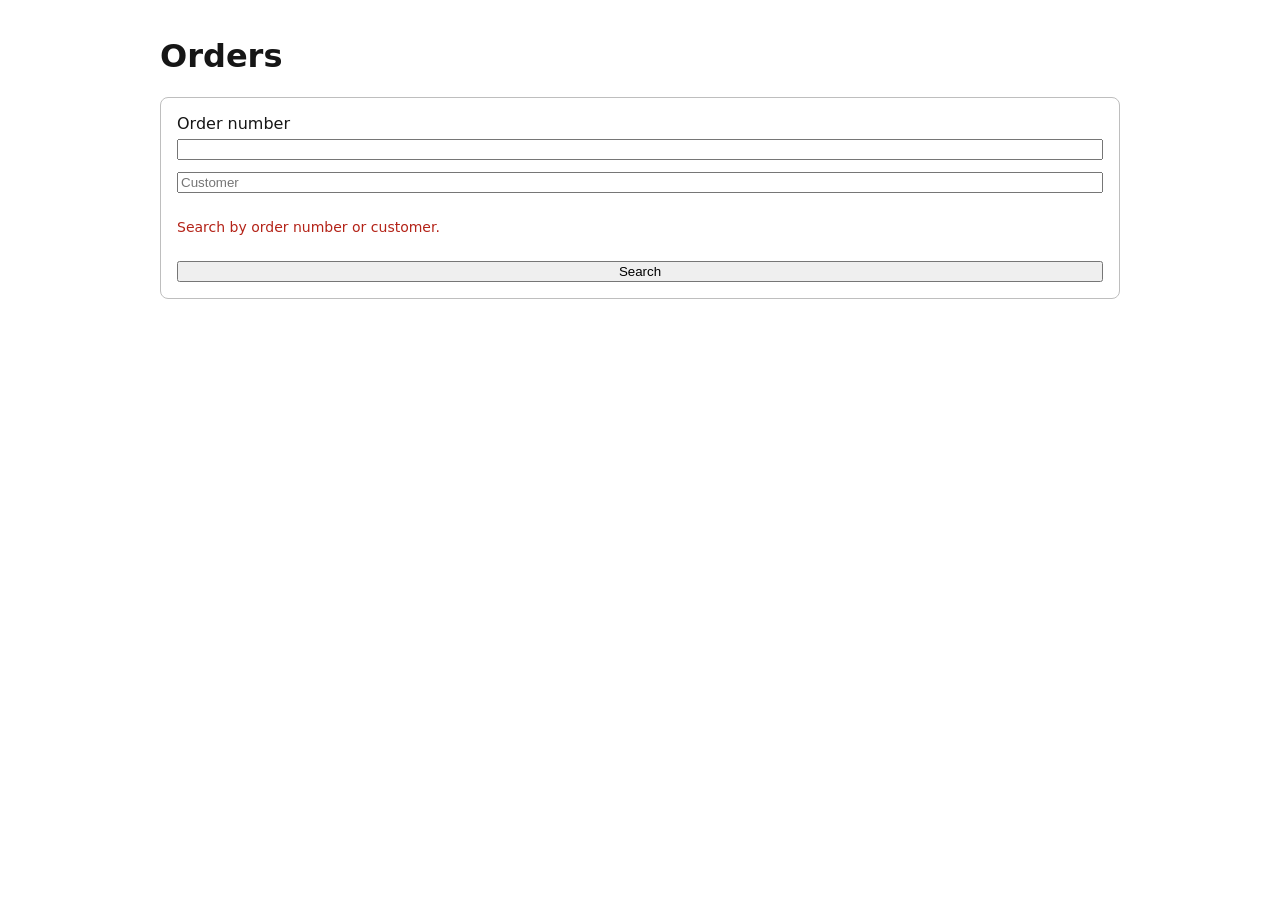
<file: sample/index.html>
<!doctype html>
<html lang="en">
<head>
  <meta charset="utf-8">
  <meta name="viewport" content="width=device-width, initial-scale=1">
  <title>Orders</title>
  <style>
    :root { --space-s: 0.75rem; --space-m: 1rem; --radius: 0.5rem; --border: 0.0625rem solid oklch(80% 0 0); --text-dark: oklch(20% 0 0); }
    body { margin: 0; font-family: system-ui, sans-serif; color: var(--text-dark); }
    .page { max-inline-size: 60rem; margin-inline: auto; padding: var(--space-m); }
    .search { display: grid; gap: var(--space-s); padding: var(--space-m); border: var(--border); border-radius: var(--radius); }
    .search__field { display: grid; gap: calc(var(--space-s) / 2); }
    .search__hint { color: #b42318; font-size: 0.875rem; }
  </style>
</head>
<body>
  <main class="page">
    <h1>Orders</h1>
    <form class="search" role="search">
      <label class="search__field">Order number
        <input name="order" type="search">
      </label>
      <input class="search__customer" name="customer" type="text" placeholder="Customer">
      <p class="search__hint">Search by order number or customer.</p>
      <button type="submit">Search</button>
    </form>
  </main>
</body>
</html>
</file>
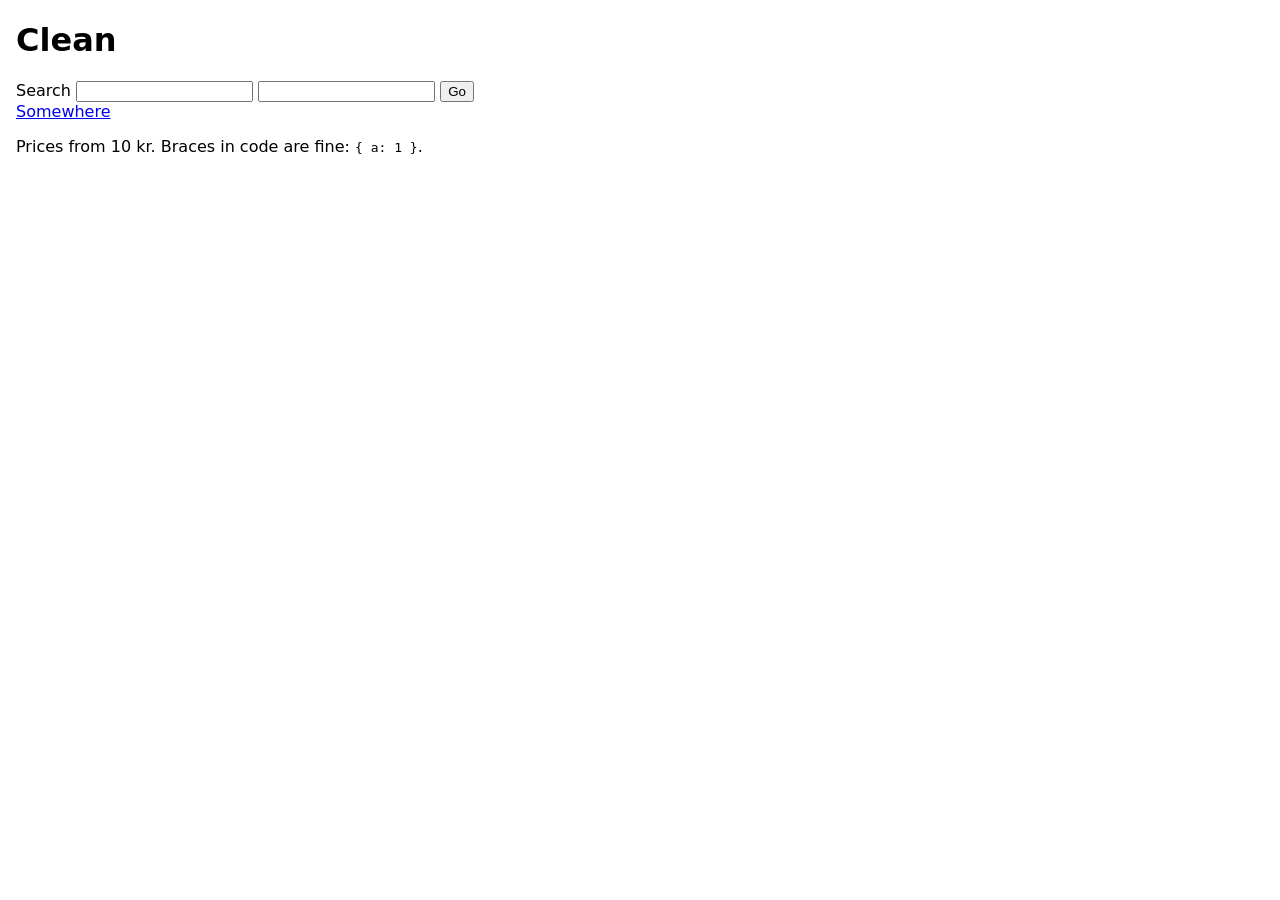
<file: tests/fixtures/browser-check/clean.html>
<!doctype html>
<html lang="en">
<head>
  <meta charset="utf-8">
  <meta name="viewport" content="width=device-width, initial-scale=1">
  <title>Browser check: clean</title>
  <style>
    body { margin: 0; font-family: system-ui, sans-serif; }
    .page { max-inline-size: 40rem; padding-inline: 1rem; }
  </style>
</head>
<body>
  <main class="page">
    <h1 id="title">Clean</h1>
    <form aria-labelledby="title">
      <label for="query">Search</label>
      <input id="query" name="query" type="search">
      <input name="filter" type="text" aria-label="Filter">
      <button type="submit">Go</button>
    </form>
    <a href="/somewhere">Somewhere</a>
    <p>Prices from 10 kr. Braces in code are fine: <code>{ a: 1 }</code>.</p>
  </main>
</body>
</html>
</file>
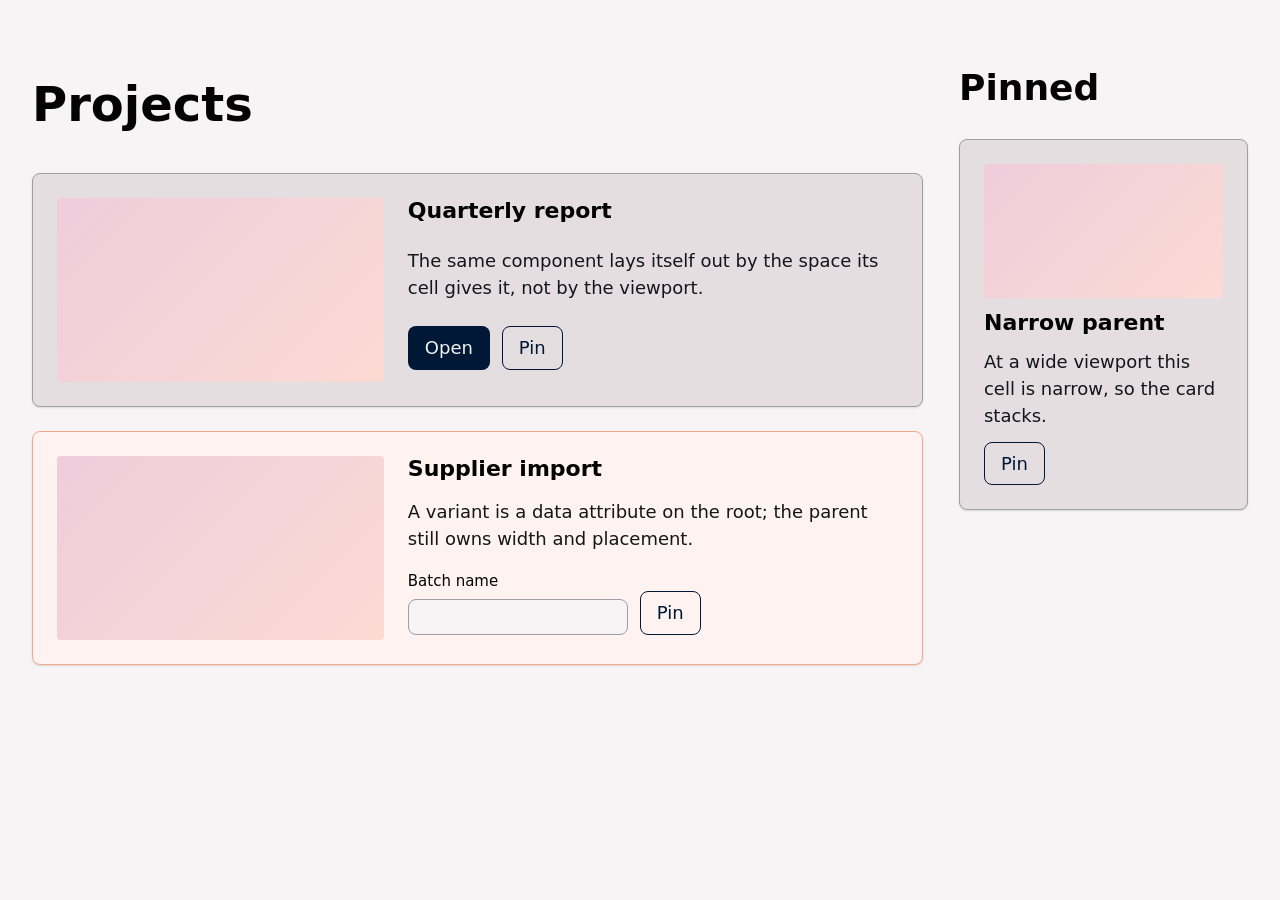
<file: plugins/bstack/skills/frontend/example.html>
<!doctype html>
<html lang="en">
<head>
  <meta charset="utf-8">
  <meta name="viewport" content="width=device-width, initial-scale=1">
  <title>Frontend example</title>
  <link rel="stylesheet" href="tokens.css">
  <style>
    .shell {
      display: flex;
      flex-wrap: wrap;
      gap: var(--container-gap);
      max-inline-size: var(--content-width);
      margin-inline: auto;
      padding: var(--container-gap) var(--gutter);
    }

    .shell__main {
      flex: 999 1 0;
      min-inline-size: 60%;
    }

    .shell__aside {
      flex: 1 1 18rem;
    }

    .card-list {
      display: grid;
      grid-template-columns: repeat(auto-fit, minmax(min(100%, 30rem), 1fr));
      gap: var(--grid-gap);
      margin: 0;
      padding: 0;
      list-style: none;
    }

    .card {
      --_pad: var(--space-m);
      :has(> &) { container-type: inline-size; }

      display: grid;
      gap: calc(var(--_pad) / 2);
      padding: var(--_pad);
      border: var(--border);
      border-radius: var(--radius);
      background: var(--bg-light);
      box-shadow: var(--box-shadow-1);
    }

    .card[data-tone="accent"] {
      border-color: var(--accent-semi-light);
      background: var(--accent-ultra-light);
    }

    .card[data-pinned="true"] {
      box-shadow: var(--box-shadow-3);
    }

    .card__media {
      aspect-ratio: 16 / 9;
      border-radius: calc(var(--radius) / 2);
      background: linear-gradient(135deg, var(--primary-light), var(--accent-light));
    }

    .card__title {
      margin: 0;
      font-size: var(--h4);
    }

    .card__text {
      margin: 0;
      color: var(--text-dark-muted);
    }

    .card__actions {
      display: flex;
      flex-wrap: wrap;
      gap: calc(var(--_pad) / 2);
      align-items: end;
    }

    .card__field {
      display: grid;
      gap: calc(var(--_pad) / 4);
      font-size: var(--text-s);
    }

    .card__input {
      padding: calc(var(--_pad) / 4) calc(var(--_pad) / 2);
      border: var(--border);
      border-radius: var(--radius);
      background: var(--bg-ultra-light);
      color: var(--text-dark);
      font: inherit;
    }

    @container (inline-size >= 36rem) {
      .card {
        grid-template-columns: minmax(0, 2fr) 3fr;
        column-gap: var(--_pad);
        align-items: start;
      }

      .card__media {
        grid-row: span 3;
      }
    }
  </style>
</head>
<body>
  <main class="shell">
    <section class="shell__main" aria-labelledby="main-title">
      <h1 id="main-title">Projects</h1>
      <ul class="card-list">
        <li>
          <article class="card">
            <div class="card__media"></div>
            <h2 class="card__title">Quarterly report</h2>
            <p class="card__text">The same component lays itself out by the space its cell gives it, not by the viewport.</p>
            <div class="card__actions">
              <a class="btn" href="?report=q3">Open</a>
              <button class="btn card__pin" type="button" data-variant="outline" aria-pressed="false">Pin</button>
            </div>
          </article>
        </li>
        <li>
          <article class="card" data-tone="accent">
            <div class="card__media"></div>
            <h2 class="card__title">Supplier import</h2>
            <p class="card__text">A variant is a data attribute on the root; the parent still owns width and placement.</p>
            <div class="card__actions">
              <label class="card__field">Batch name
                <input class="card__input" name="batch" type="text">
              </label>
              <button class="btn card__pin" type="button" data-variant="outline" aria-pressed="false">Pin</button>
            </div>
          </article>
        </li>
      </ul>
    </section>
    <aside class="shell__aside" aria-labelledby="aside-title">
      <h2 id="aside-title">Pinned</h2>
      <ul class="card-list">
        <li>
          <article class="card">
            <div class="card__media"></div>
            <h3 class="card__title">Narrow parent</h3>
            <p class="card__text">At a wide viewport this cell is narrow, so the card stacks.</p>
            <div class="card__actions">
              <button class="btn card__pin" type="button" data-variant="outline" aria-pressed="false">Pin</button>
            </div>
          </article>
        </li>
      </ul>
    </aside>
  </main>
  <script>
    for (const card of document.querySelectorAll('.card:not([data-ready])')) {
      card.dataset.ready = '';
      card.querySelector('.card__pin')?.addEventListener('click', event => {
        const pinned = event.currentTarget.getAttribute('aria-pressed') !== 'true';
        event.currentTarget.setAttribute('aria-pressed', String(pinned));
        card.dataset.pinned = String(pinned);
      });
    }
  </script>
</body>
</html>
</file>
<file: plugins/bstack/skills/frontend/tokens.css>
:root {
  color-scheme: light dark;

  --primary: oklch(52% 0.17 255);
  --accent: oklch(66% 0.16 50);
  --base: oklch(62% 0.03 255);
  --neutral: oklch(50% 0.015 255);

  --primary-ultra-light: light-dark(color-mix(in oklch, var(--primary) 8%, white), color-mix(in oklch, var(--primary) 20%, black));
  --primary-light: light-dark(color-mix(in oklch, var(--primary) 25%, white), color-mix(in oklch, var(--primary) 40%, black));
  --primary-semi-light: light-dark(color-mix(in oklch, var(--primary) 60%, white), color-mix(in oklch, var(--primary) 70%, black));
  --primary-semi-dark: light-dark(color-mix(in oklch, var(--primary) 70%, black), color-mix(in oklch, var(--primary) 60%, white));
  --primary-dark: light-dark(color-mix(in oklch, var(--primary) 40%, black), color-mix(in oklch, var(--primary) 25%, white));
  --primary-ultra-dark: light-dark(color-mix(in oklch, var(--primary) 20%, black), color-mix(in oklch, var(--primary) 8%, white));

  --accent-ultra-light: light-dark(color-mix(in oklch, var(--accent) 8%, white), color-mix(in oklch, var(--accent) 20%, black));
  --accent-light: light-dark(color-mix(in oklch, var(--accent) 25%, white), color-mix(in oklch, var(--accent) 40%, black));
  --accent-semi-light: light-dark(color-mix(in oklch, var(--accent) 60%, white), color-mix(in oklch, var(--accent) 70%, black));
  --accent-semi-dark: light-dark(color-mix(in oklch, var(--accent) 70%, black), color-mix(in oklch, var(--accent) 60%, white));
  --accent-dark: light-dark(color-mix(in oklch, var(--accent) 40%, black), color-mix(in oklch, var(--accent) 25%, white));
  --accent-ultra-dark: light-dark(color-mix(in oklch, var(--accent) 20%, black), color-mix(in oklch, var(--accent) 8%, white));

  --base-ultra-light: light-dark(color-mix(in oklch, var(--base) 8%, white), color-mix(in oklch, var(--base) 20%, black));
  --base-light: light-dark(color-mix(in oklch, var(--base) 25%, white), color-mix(in oklch, var(--base) 40%, black));
  --base-semi-light: light-dark(color-mix(in oklch, var(--base) 60%, white), color-mix(in oklch, var(--base) 70%, black));
  --base-semi-dark: light-dark(color-mix(in oklch, var(--base) 70%, black), color-mix(in oklch, var(--base) 60%, white));
  --base-dark: light-dark(color-mix(in oklch, var(--base) 40%, black), color-mix(in oklch, var(--base) 25%, white));
  --base-ultra-dark: light-dark(color-mix(in oklch, var(--base) 20%, black), color-mix(in oklch, var(--base) 8%, white));

  --neutral-ultra-light: light-dark(color-mix(in oklch, var(--neutral) 8%, white), color-mix(in oklch, var(--neutral) 20%, black));
  --neutral-light: light-dark(color-mix(in oklch, var(--neutral) 25%, white), color-mix(in oklch, var(--neutral) 40%, black));
  --neutral-semi-light: light-dark(color-mix(in oklch, var(--neutral) 60%, white), color-mix(in oklch, var(--neutral) 70%, black));
  --neutral-semi-dark: light-dark(color-mix(in oklch, var(--neutral) 70%, black), color-mix(in oklch, var(--neutral) 60%, white));
  --neutral-dark: light-dark(color-mix(in oklch, var(--neutral) 40%, black), color-mix(in oklch, var(--neutral) 25%, white));
  --neutral-ultra-dark: light-dark(color-mix(in oklch, var(--neutral) 20%, black), color-mix(in oklch, var(--neutral) 8%, white));

  --text-dark: var(--neutral-ultra-dark);
  --text-dark-muted: var(--neutral-dark);
  --text-light: var(--neutral-ultra-light);
  --text-light-muted: var(--neutral-light);
  --bg-ultra-light: var(--base-ultra-light);
  --bg-light: var(--base-light);
  --bg-dark: var(--base-dark);
  --bg-ultra-dark: var(--base-ultra-dark);
  --body-bg-color: var(--bg-ultra-light);
  --focus-color: var(--accent);

  --text-font-family: system-ui, sans-serif;
  --heading-font-family: var(--text-font-family);
  --text-xs: clamp(0.75rem, 0.729rem + 0.104vw, 0.8125rem);
  --text-s: clamp(0.875rem, 0.854rem + 0.104vw, 0.9375rem);
  --text-m: clamp(1rem, 0.958rem + 0.208vw, 1.125rem);
  --text-l: clamp(1.125rem, 1.042rem + 0.417vw, 1.375rem);
  --text-xl: clamp(1.375rem, 1.25rem + 0.625vw, 1.75rem);
  --text-xxl: clamp(1.75rem, 1.5rem + 1.25vw, 2.5rem);
  --h1: clamp(2rem, 1.667rem + 1.667vw, 3rem);
  --h2: clamp(1.625rem, 1.417rem + 1.042vw, 2.25rem);
  --h3: clamp(1.375rem, 1.25rem + 0.625vw, 1.75rem);
  --h4: clamp(1.125rem, 1.042rem + 0.417vw, 1.375rem);
  --h5: clamp(1rem, 0.958rem + 0.208vw, 1.125rem);
  --h6: clamp(0.875rem, 0.833rem + 0.208vw, 1rem);

  --space-xs: clamp(0.5rem, 0.458rem + 0.208vw, 0.625rem);
  --space-s: clamp(0.75rem, 0.667rem + 0.417vw, 1rem);
  --space-m: clamp(1rem, 0.833rem + 0.833vw, 1.5rem);
  --space-l: clamp(1.5rem, 1.25rem + 1.25vw, 2.25rem);
  --space-xl: clamp(2rem, 1.667rem + 1.667vw, 3rem);
  --space-xxl: clamp(3rem, 2.5rem + 2.5vw, 4.5rem);
  --gutter: clamp(1rem, 0.667rem + 1.667vw, 2rem);
  --content-gap: var(--space-m);
  --container-gap: var(--space-l);
  --grid-gap: var(--space-m);
  --content-width: 80rem;

  --radius: 0.5rem;
  --border-size: 0.0625rem;
  --border-style: solid;
  --border-color-dark: var(--neutral-semi-light);
  --border-color-light: var(--neutral-semi-dark);
  --border: var(--border-size) var(--border-style) var(--border-color-dark);
  --border-light: var(--border-size) var(--border-style) var(--border-color-light);
  --shadow-color: light-dark(oklch(25% 0.02 255 / 0.12), oklch(0% 0 0 / 0.5));
  --box-shadow-1: 0 0.0625rem 0.125rem var(--shadow-color);
  --box-shadow-2: 0 0.25rem 0.75rem var(--shadow-color);
  --box-shadow-3: 0 0.75rem 2rem var(--shadow-color);
}

:root[data-scheme="light"] {
  color-scheme: light;
}

:root[data-scheme="dark"] {
  color-scheme: dark;
}

*,
*::before,
*::after {
  box-sizing: border-box;
}

body {
  margin: 0;
  background: var(--body-bg-color);
  color: var(--text-dark);
  font-family: var(--text-font-family);
  font-size: var(--text-m);
  line-height: 1.5;
  overflow-wrap: anywhere;
}

h1, h2, h3, h4, h5, h6 {
  font-family: var(--heading-font-family);
  line-height: 1.2;
}

h1 { font-size: var(--h1); }
h2 { font-size: var(--h2); }
h3 { font-size: var(--h3); }
h4 { font-size: var(--h4); }
h5 { font-size: var(--h5); }
h6 { font-size: var(--h6); }

:focus-visible {
  outline: calc(var(--border-size) * 2) solid var(--focus-color);
  outline-offset: calc(var(--border-size) * 2);
}

.visually-hidden {
  position: absolute;
  inline-size: var(--border-size);
  block-size: var(--border-size);
  overflow: hidden;
  clip-path: inset(50%);
  white-space: nowrap;
}

.btn {
  display: inline-flex;
  align-items: center;
  gap: var(--space-xs);
  padding: var(--space-xs) var(--space-s);
  border: var(--border-size) var(--border-style) transparent;
  border-radius: var(--radius);
  background: var(--primary-dark);
  color: var(--text-light);
  font: inherit;
  line-height: 1.2;
  text-decoration: none;
  cursor: pointer;
}

.btn:hover {
  background: var(--primary-ultra-dark);
}

.btn[data-variant="outline"] {
  border-color: currentColor;
  background: transparent;
  color: var(--primary-dark);
}

.btn[data-variant="outline"]:hover {
  background: var(--primary-ultra-light);
}

.btn:disabled {
  opacity: 0.5;
  cursor: not-allowed;
}
</file>
